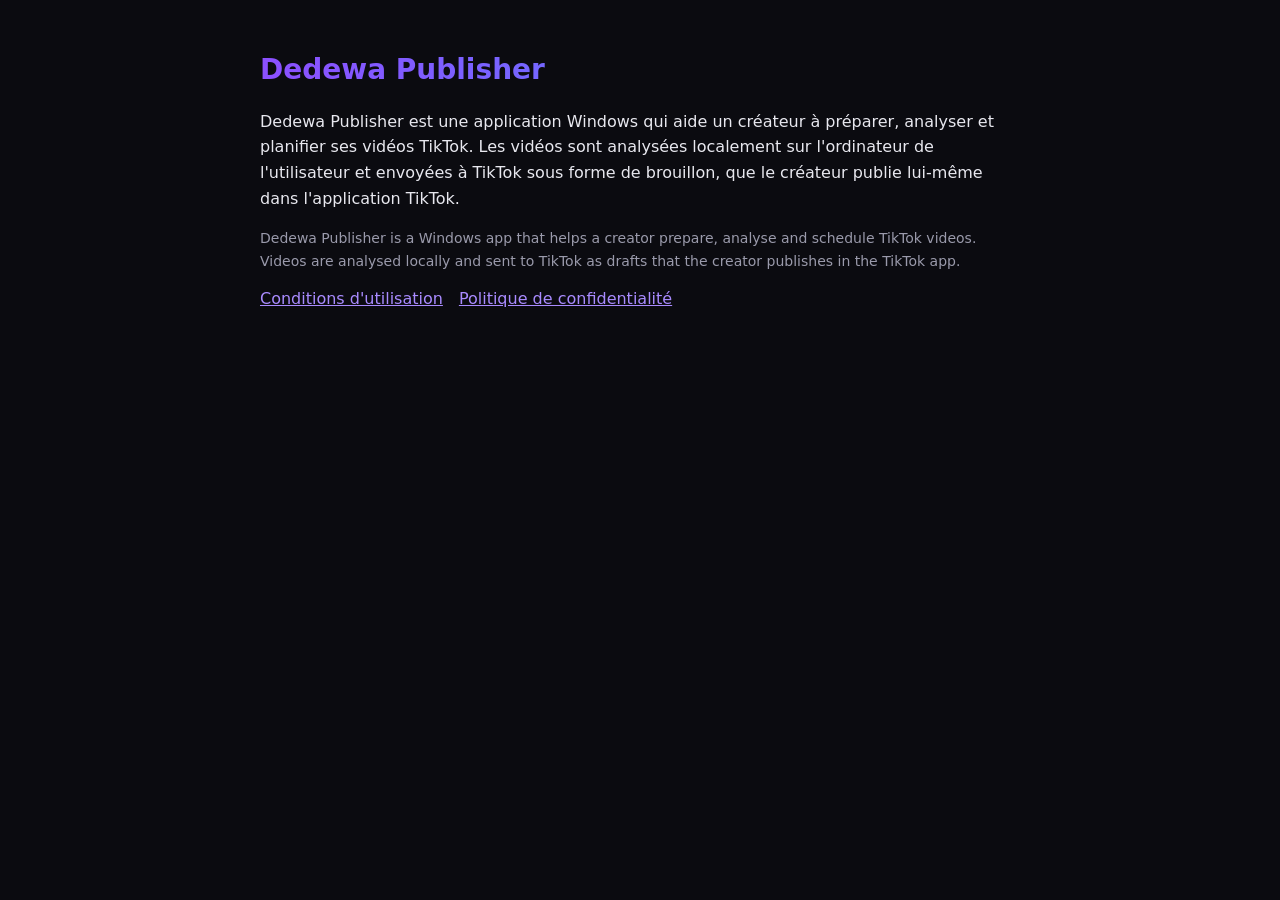
<file: index.html>
<!DOCTYPE html>
<html lang="fr"><head><meta charset="utf-8"><meta name="viewport" content="width=device-width,initial-scale=1">
<title>Dedewa Publisher</title><link rel="stylesheet" href="style.css"></head>
<body><main>
<h1>Dedewa Publisher</h1>
<p>Dedewa Publisher est une application Windows qui aide un créateur à préparer, analyser et planifier ses vidéos TikTok. Les vidéos sont analysées localement sur l'ordinateur de l'utilisateur et envoyées à TikTok sous forme de brouillon, que le créateur publie lui-même dans l'application TikTok.</p>
<p class="muted">Dedewa Publisher is a Windows app that helps a creator prepare, analyse and schedule TikTok videos. Videos are analysed locally and sent to TikTok as drafts that the creator publishes in the TikTok app.</p>
<nav><a href="terms.html">Conditions d'utilisation</a><a href="privacy.html">Politique de confidentialité</a></nav>
</main></body></html>
</file>
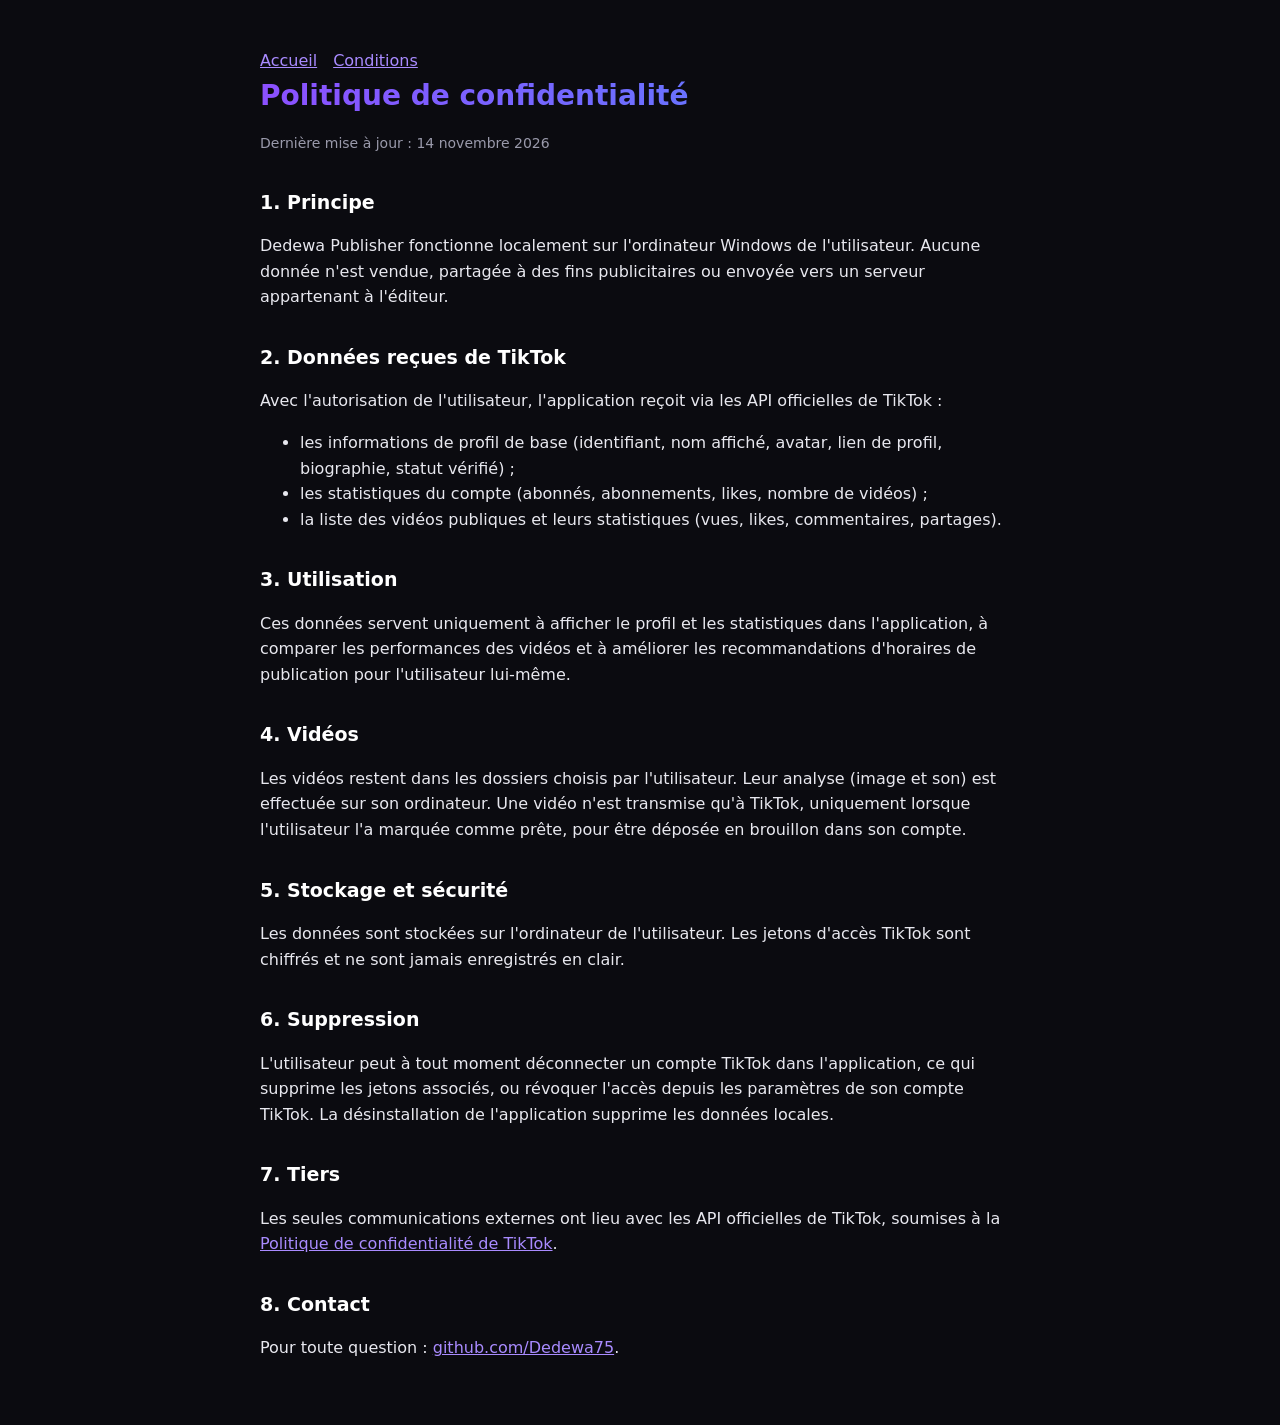
<file: privacy.html>
<!DOCTYPE html>
<html lang="fr"><head><meta charset="utf-8"><meta name="viewport" content="width=device-width,initial-scale=1">
<title>Politique de confidentialité – Dedewa Publisher</title><link rel="stylesheet" href="style.css"></head>
<body><main>
<nav><a href="index.html">Accueil</a><a href="terms.html">Conditions</a></nav>
<h1>Politique de confidentialité</h1>
<p class="muted">Dernière mise à jour : 14 novembre 2026</p>

<h2>1. Principe</h2>
<p>Dedewa Publisher fonctionne localement sur l'ordinateur Windows de l'utilisateur. Aucune donnée n'est vendue, partagée à des fins publicitaires ou envoyée vers un serveur appartenant à l'éditeur.</p>

<h2>2. Données reçues de TikTok</h2>
<p>Avec l'autorisation de l'utilisateur, l'application reçoit via les API officielles de TikTok :</p>
<ul>
<li>les informations de profil de base (identifiant, nom affiché, avatar, lien de profil, biographie, statut vérifié) ;</li>
<li>les statistiques du compte (abonnés, abonnements, likes, nombre de vidéos) ;</li>
<li>la liste des vidéos publiques et leurs statistiques (vues, likes, commentaires, partages).</li>
</ul>

<h2>3. Utilisation</h2>
<p>Ces données servent uniquement à afficher le profil et les statistiques dans l'application, à comparer les performances des vidéos et à améliorer les recommandations d'horaires de publication pour l'utilisateur lui-même.</p>

<h2>4. Vidéos</h2>
<p>Les vidéos restent dans les dossiers choisis par l'utilisateur. Leur analyse (image et son) est effectuée sur son ordinateur. Une vidéo n'est transmise qu'à TikTok, uniquement lorsque l'utilisateur l'a marquée comme prête, pour être déposée en brouillon dans son compte.</p>

<h2>5. Stockage et sécurité</h2>
<p>Les données sont stockées sur l'ordinateur de l'utilisateur. Les jetons d'accès TikTok sont chiffrés et ne sont jamais enregistrés en clair.</p>

<h2>6. Suppression</h2>
<p>L'utilisateur peut à tout moment déconnecter un compte TikTok dans l'application, ce qui supprime les jetons associés, ou révoquer l'accès depuis les paramètres de son compte TikTok. La désinstallation de l'application supprime les données locales.</p>

<h2>7. Tiers</h2>
<p>Les seules communications externes ont lieu avec les API officielles de TikTok, soumises à la <a href="https://www.tiktok.com/legal/privacy-policy">Politique de confidentialité de TikTok</a>.</p>

<h2>8. Contact</h2>
<p>Pour toute question : <a href="https://github.com/Dedewa75">github.com/Dedewa75</a>.</p>
</main></body></html>
</file>
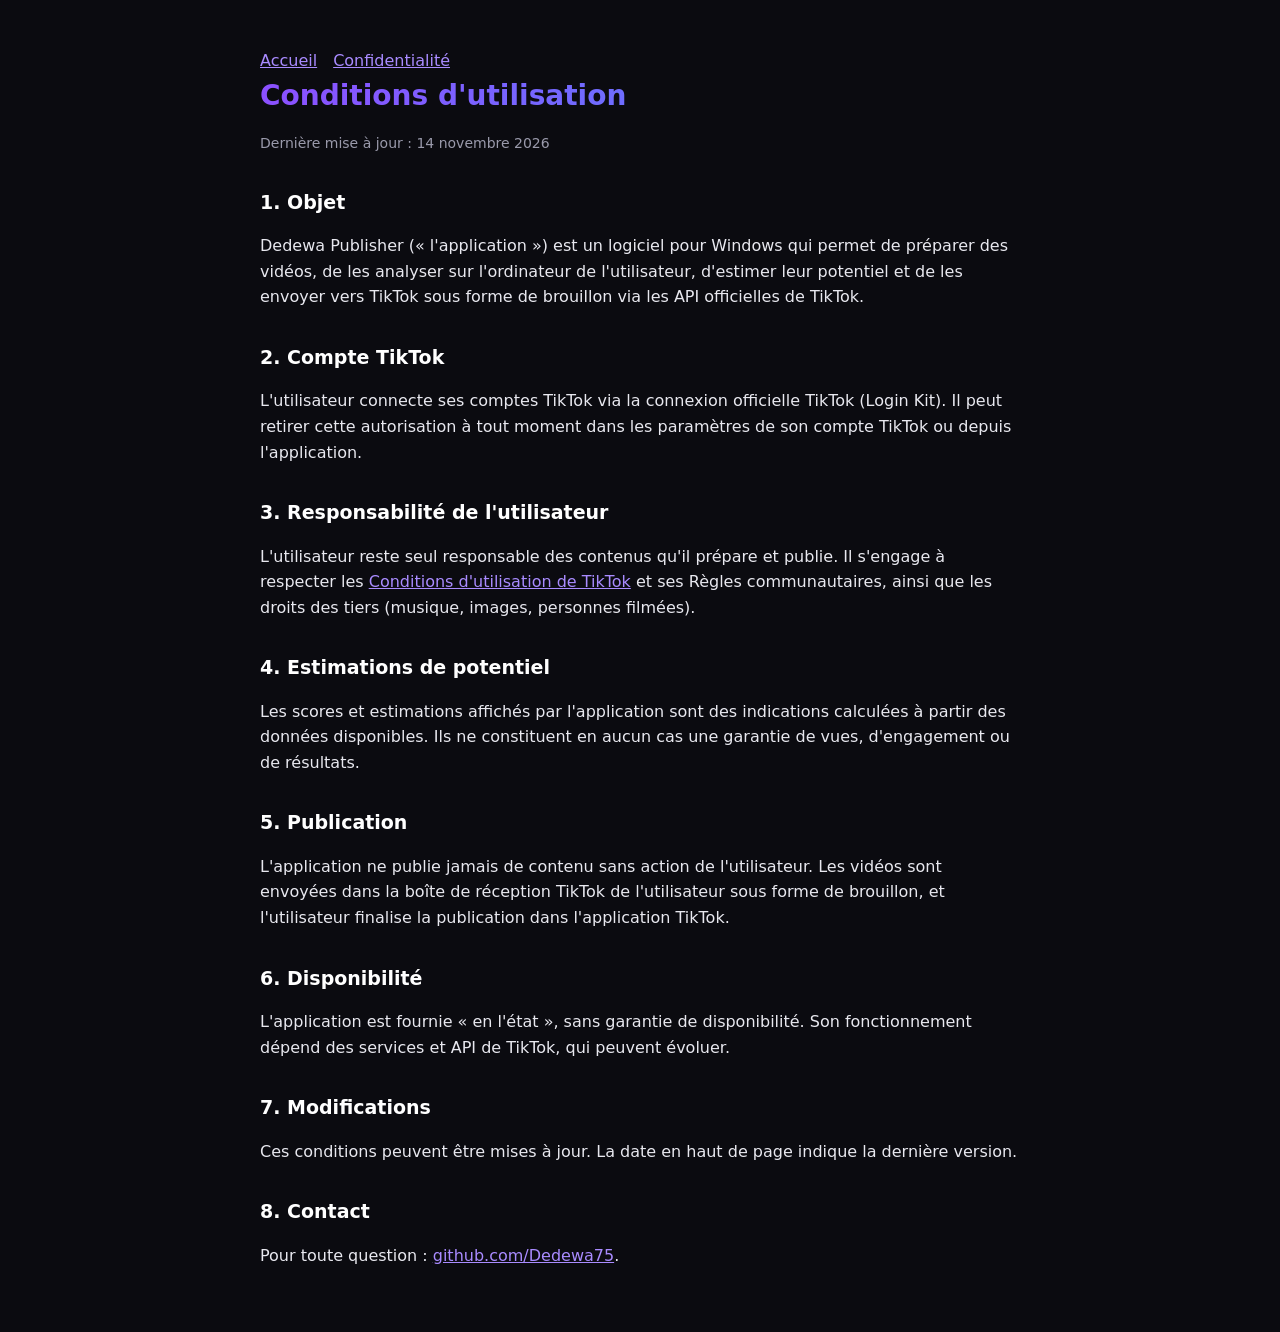
<file: terms.html>
<!DOCTYPE html>
<html lang="fr"><head><meta charset="utf-8"><meta name="viewport" content="width=device-width,initial-scale=1">
<title>Conditions d'utilisation – Dedewa Publisher</title><link rel="stylesheet" href="style.css"></head>
<body><main>
<nav><a href="index.html">Accueil</a><a href="privacy.html">Confidentialité</a></nav>
<h1>Conditions d'utilisation</h1>
<p class="muted">Dernière mise à jour : 14 novembre 2026</p>

<h2>1. Objet</h2>
<p>Dedewa Publisher (« l'application ») est un logiciel pour Windows qui permet de préparer des vidéos, de les analyser sur l'ordinateur de l'utilisateur, d'estimer leur potentiel et de les envoyer vers TikTok sous forme de brouillon via les API officielles de TikTok.</p>

<h2>2. Compte TikTok</h2>
<p>L'utilisateur connecte ses comptes TikTok via la connexion officielle TikTok (Login Kit). Il peut retirer cette autorisation à tout moment dans les paramètres de son compte TikTok ou depuis l'application.</p>

<h2>3. Responsabilité de l'utilisateur</h2>
<p>L'utilisateur reste seul responsable des contenus qu'il prépare et publie. Il s'engage à respecter les <a href="https://www.tiktok.com/legal/terms-of-service">Conditions d'utilisation de TikTok</a> et ses Règles communautaires, ainsi que les droits des tiers (musique, images, personnes filmées).</p>

<h2>4. Estimations de potentiel</h2>
<p>Les scores et estimations affichés par l'application sont des indications calculées à partir des données disponibles. Ils ne constituent en aucun cas une garantie de vues, d'engagement ou de résultats.</p>

<h2>5. Publication</h2>
<p>L'application ne publie jamais de contenu sans action de l'utilisateur. Les vidéos sont envoyées dans la boîte de réception TikTok de l'utilisateur sous forme de brouillon, et l'utilisateur finalise la publication dans l'application TikTok.</p>

<h2>6. Disponibilité</h2>
<p>L'application est fournie « en l'état », sans garantie de disponibilité. Son fonctionnement dépend des services et API de TikTok, qui peuvent évoluer.</p>

<h2>7. Modifications</h2>
<p>Ces conditions peuvent être mises à jour. La date en haut de page indique la dernière version.</p>

<h2>8. Contact</h2>
<p>Pour toute question : <a href="https://github.com/Dedewa75">github.com/Dedewa75</a>.</p>
</main></body></html>
</file>
<file: style.css>
:root{color-scheme:dark}
body{margin:0;background:#0b0b10;color:#e8e8ef;font:16px/1.6 system-ui,Segoe UI,Arial,sans-serif}
main{max-width:760px;margin:0 auto;padding:48px 20px}
h1{font-size:28px;margin:0 0 8px;background:linear-gradient(90deg,#8c50ff,#4f8cff);-webkit-background-clip:text;background-clip:text;color:transparent}
h2{font-size:19px;margin-top:32px;color:#fff}
a{color:#a98bff}
.muted{color:#9a9aab;font-size:14px}
nav a{margin-right:16px}
</file>
